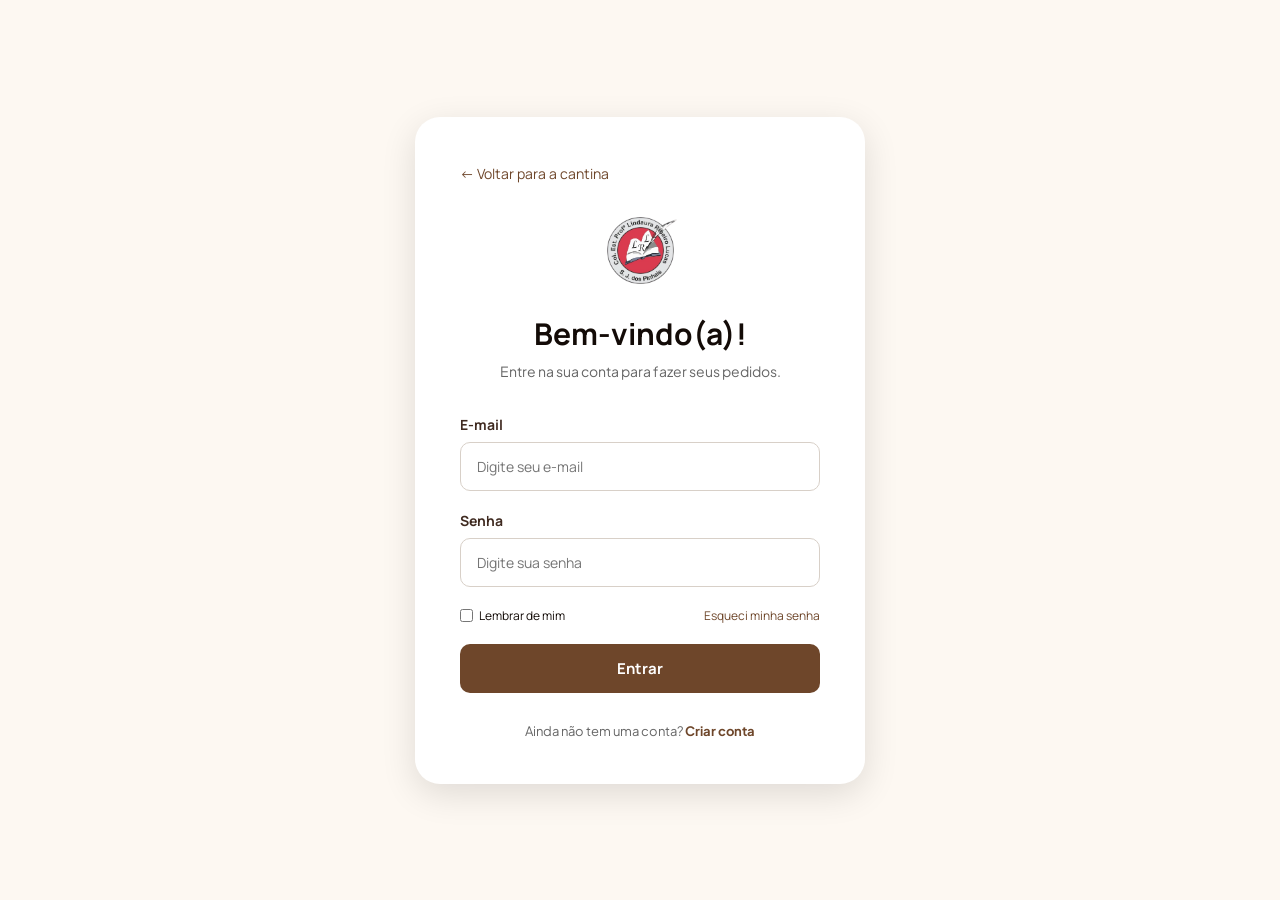
<file: login.html>
<!DOCTYPE html>
<html lang="pt-br">

<head>
    <meta charset="UTF-8">
    <meta name="viewport" content="width=device-width, initial-scale=1.0">

    <title>Login | Cantina Lindaura</title>

    <link rel="stylesheet" href="login.css">

    <link rel="preconnect" href="https://fonts.googleapis.com">
    <link rel="preconnect" href="https://fonts.gstatic.com" crossorigin>

    <link href="https://fonts.googleapis.com/css2?family=Manrope:wght@200..800&family=Plus+Jakarta+Sans:wght@200..800&display=swap" rel="stylesheet">
</head>

<body>

    <main class="pagina-login">

        <section class="login-container">

            <a href="index.html" class="voltar">
                ← Voltar para a cantina
            </a>

            <div class="cabecalho-login">
                <img src="img/logolindaura.png" alt="Logo do Colégio Lindaura">
                <h1>Bem-vindo(a)!</h1>
                <p>
                    Entre na sua conta para fazer seus pedidos.
                </p>
            </div>


            <form class="formulario-login">
                <div class="campo">
                    <label for="email">E-mail</label>
                    <input
                        type="email"
                        id="email"
                        placeholder="Digite seu e-mail"
                    >
                </div>


                <div class="campo">
                    <label for="senha">Senha</label>
                    <input
                        type="password"
                        id="senha"
                        placeholder="Digite sua senha"
                    >
                </div>


                <div class="opcoes-login">
                    <label>
                        <input type="checkbox">
                        Lembrar de mim
                    </label>
                    <a href="#">Esqueci minha senha</a>
                </div>


                <button type="submit" class="botao-entrar">
                    Entrar
                </button>
            </form>


            <div class="cadastro">
                <p>
                    Ainda não tem uma conta?
                    <a href="#">Criar conta</a>
                </p>
            </div>

        </section>

    </main>

</body>
</html>
</file>
<file: login.css>
* {
    box-sizing: border-box;
    margin: 0;
    padding: 0;
}

body {
    font-family: 'Manrope', sans-serif;
    background: #FDF8F2;
    color: #130b07;
}


/*--- Página inteira ---*/

.pagina-login {
    min-height: 100vh;

    display: flex;
    justify-content: center;
    align-items: center;

    padding: 40px 20px;
}


/*--- Caixa de login ---*/

.login-container {
    width: 100%;
    max-width: 450px;

    background: #fff;

    padding: 45px;

    border-radius: 25px;

    box-shadow: 0 10px 35px rgba(0, 0, 0, 0.12);
}


/*--- Botão voltar ---*/

.voltar {
    display: inline-block;

    margin-bottom: 30px;

    text-decoration: none;

    color: #6e462a;

    font-size: 14px;

    transition: 0.3s;
}

.voltar:hover {
    color: #130b07;
}


/*--- Cabeçalho ---*/

.cabecalho-login {
    text-align: center;

    margin-bottom: 35px;
}

.cabecalho-login img {
    width: 75px;
    height: 75px;

    object-fit: cover;

    border-radius: 12px;

    margin-bottom: 20px;
}

.cabecalho-login h1 {
    font-size: 30px;

    margin-bottom: 8px;
}

.cabecalho-login p {
    font-family: 'Plus Jakarta Sans', sans-serif;

    color: #666;

    font-size: 14px;
}


/*--- Campos ---*/

.formulario-login {
    display: flex;
    flex-direction: column;

    gap: 20px;
}

.campo {
    display: flex;
    flex-direction: column;

    gap: 8px;
}

.campo label {
    font-size: 14px;

    font-weight: 700;

    color: #3f2a20;
}

.campo input {
    width: 100%;

    padding: 14px 16px;

    border: 1px solid #d8d0c8;

    border-radius: 10px;

    outline: none;

    font-family: inherit;

    font-size: 14px;

    transition: 0.3s;
}

.campo input:focus {
    border-color: #6e462a;

    box-shadow: 0 0 0 3px rgba(110, 70, 42, 0.1);
}


/*--- Lembrar / esquecer senha ---*/

.opcoes-login {
    display: flex;

    justify-content: space-between;

    align-items: center;

    font-size: 12px;
}

.opcoes-login label {
    display: flex;

    align-items: center;

    gap: 6px;
}

.opcoes-login a {
    color: #6e462a;

    text-decoration: none;
}

.opcoes-login a:hover {
    text-decoration: underline;
}


/*--- Botão entrar ---*/

.botao-entrar {
    border: none;

    background: #6e462a;

    color: #fff;

    padding: 14px;

    border-radius: 10px;

    font-family: inherit;

    font-size: 15px;

    font-weight: 700;

    cursor: pointer;

    transition: 0.3s;
}

.botao-entrar:hover {
    background: #573720;

    transform: translateY(-2px);
}


/*--- Cadastro ---*/

.cadastro {
    text-align: center;

    margin-top: 30px;

    font-family: 'Plus Jakarta Sans', sans-serif;

    font-size: 13px;

    color: #666;
}

.cadastro a {
    color: #6e462a;

    font-weight: 700;

    text-decoration: none;
}

.cadastro a:hover {
    text-decoration: underline;
}


/*--- Responsividade ---*/

@media (max-width: 500px) {

    .login-container {
        padding: 30px 25px;
    }

    .opcoes-login {
        flex-direction: column;

        align-items: flex-start;

        gap: 10px;
    }

}
</file>
